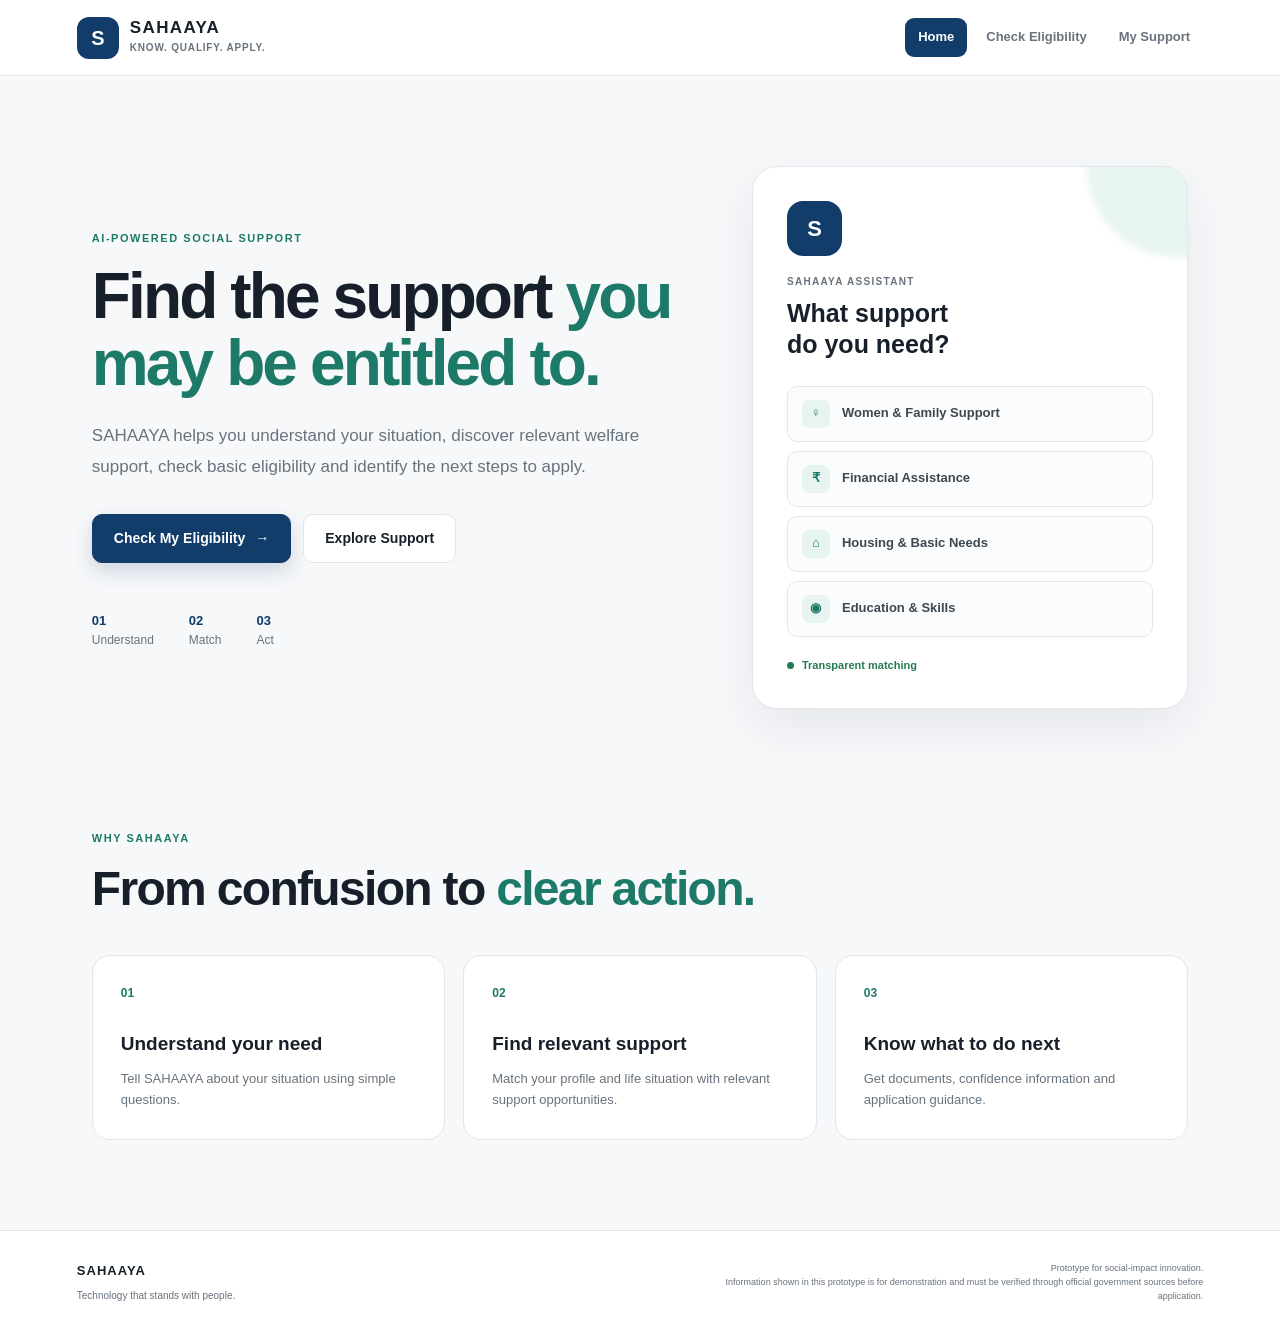
<file: index.html>
<!DOCTYPE html>
<html lang="en">
<head>
    <meta charset="UTF-8">
    <meta name="viewport" content="width=device-width, initial-scale=1.0">
    <meta http-equiv="refresh" content="0; url=app/index.html">
    <title>SAHAAYA</title>
</head>
<body>
    <p>Opening SAHAAYA...</p>

    <script>
        window.location.replace("app/index.html");
    </script>
</body>
</html>
</file>
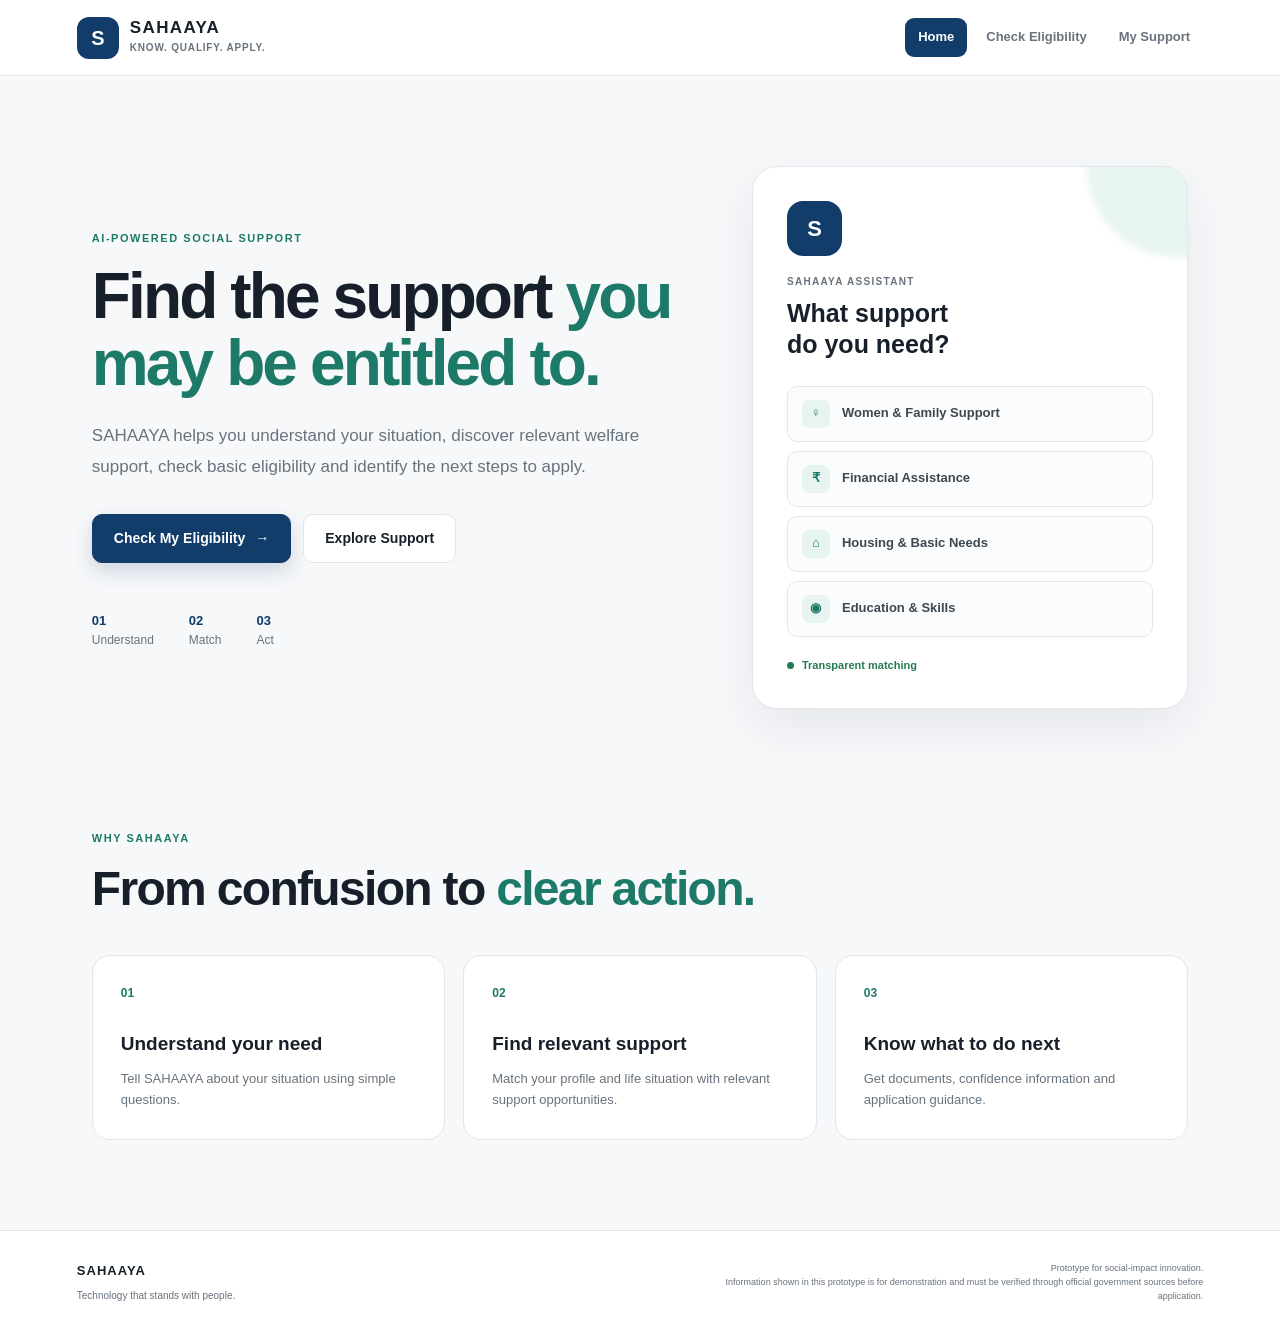
<file: app/index.html>
<!DOCTYPE html>
<html lang="en">
<head>
    <meta charset="UTF-8">
    <meta name="viewport" content="width=device-width, initial-scale=1.0">

    <title>SAHAAYA | Social Support & Welfare Navigator</title>

    <meta
        name="description"
        content="SAHAAYA is an AI-powered social support and welfare navigation platform that helps people discover relevant schemes, services and next steps."
    >

    <link rel="stylesheet" href="style.css">
</head>

<body>

    <!-- ================= HEADER ================= -->

    <header class="header">

        <div class="brand">

            <div class="brand-mark">
                S
            </div>

            <div>
                <h1>SAHAAYA</h1>
                <p>Know. Qualify. Apply.</p>
            </div>

        </div>


        <nav class="nav">

            <button
                class="nav-btn active"
                data-section="home"
            >
                Home
            </button>

            <button
                class="nav-btn"
                data-section="check"
            >
                Check Eligibility
            </button>

            <button
                class="nav-btn"
                data-section="dashboard"
            >
                My Support
            </button>

        </nav>

    </header>


    <!-- ================= MAIN ================= -->

    <main>


        <!-- ================= HOME ================= -->

        <section
            id="home"
            class="section active-section"
        >

            <div class="hero">

                <div class="hero-content">

                    <span class="eyebrow">
                        AI-POWERED SOCIAL SUPPORT
                    </span>

                    <h2>
                        Find the support
                        <span>you may be entitled to.</span>
                    </h2>

                    <p class="hero-description">
                        SAHAAYA helps you understand your situation,
                        discover relevant welfare support, check basic
                        eligibility and identify the next steps to apply.
                    </p>


                    <div class="hero-actions">

                        <button
                            class="primary-btn"
                            id="startBtn"
                        >
                            Check My Eligibility
                            <span>→</span>
                        </button>

                        <button
                            class="secondary-btn"
                            id="exploreBtn"
                        >
                            Explore Support
                        </button>

                    </div>


                    <div class="trust-row">

                        <div>
                            <strong>01</strong>
                            <span>Understand</span>
                        </div>

                        <div>
                            <strong>02</strong>
                            <span>Match</span>
                        </div>

                        <div>
                            <strong>03</strong>
                            <span>Act</span>
                        </div>

                    </div>

                </div>


                <!-- HERO VISUAL -->

                <div class="hero-card">

                    <div class="card-glow"></div>

                    <div class="assistant-icon">
                        S
                    </div>

                    <p class="small-label">
                        SAHAAYA ASSISTANT
                    </p>

                    <h3>
                        What support
                        <br>
                        do you need?
                    </h3>


                    <div class="mini-option">
                        <span>♀</span>
                        Women & Family Support
                    </div>

                    <div class="mini-option">
                        <span>₹</span>
                        Financial Assistance
                    </div>

                    <div class="mini-option">
                        <span>⌂</span>
                        Housing & Basic Needs
                    </div>

                    <div class="mini-option">
                        <span>◉</span>
                        Education & Skills
                    </div>


                    <div class="confidence-mini">
                        <span></span>
                        Transparent matching
                    </div>

                </div>

            </div>


            <!-- WHY SAHAAYA -->

            <div class="home-section">

                <div class="section-heading">

                    <span class="eyebrow">
                        WHY SAHAAYA
                    </span>

                    <h2>
                        From confusion to
                        <span>clear action.</span>
                    </h2>

                </div>


                <div class="feature-grid">

                    <article class="feature-card">

                        <div class="feature-number">
                            01
                        </div>

                        <h3>
                            Understand your need
                        </h3>

                        <p>
                            Tell SAHAAYA about your situation
                            using simple questions.
                        </p>

                    </article>


                    <article class="feature-card">

                        <div class="feature-number">
                            02
                        </div>

                        <h3>
                            Find relevant support
                        </h3>

                        <p>
                            Match your profile and life situation
                            with relevant support opportunities.
                        </p>

                    </article>


                    <article class="feature-card">

                        <div class="feature-number">
                            03
                        </div>

                        <h3>
                            Know what to do next
                        </h3>

                        <p>
                            Get documents, confidence information
                            and application guidance.
                        </p>

                    </article>

                </div>

            </div>

        </section>



        <!-- ================= ELIGIBILITY ================= -->

        <section
            id="check"
            class="section"
        >

            <div class="check-container">

                <div class="section-heading center">

                    <span class="eyebrow">
                        SUPPORT MATCHING
                    </span>

                    <h2>
                        Let's understand
                        <span>your situation.</span>
                    </h2>

                    <p>
                        Answer a few questions. SAHAAYA will
                        identify potentially relevant support.
                    </p>

                </div>


                <!-- PROGRESS -->

                <div class="progress-container">

                    <div class="progress-info">

                        <span id="questionProgress">
                            Question 1 of 6
                        </span>

                        <span id="progressPercent">
                            16%
                        </span>

                    </div>


                    <div class="progress-bar">

                        <div
                            id="progressFill"
                            class="progress-fill"
                        ></div>

                    </div>

                </div>


                <!-- QUESTION CARD -->

                <div
                    id="questionCard"
                    class="question-card"
                >

                    <span
                        id="questionCategory"
                        class="question-category"
                    >
                        PROFILE
                    </span>


                    <h3 id="questionTitle">
                        What best describes you?
                    </h3>


                    <p id="questionDescription">
                        Select the option that best represents
                        your current situation.
                    </p>


                    <div
                        id="answerOptions"
                        class="answer-options"
                    >

                        <button
                            class="answer-option"
                            data-value="woman"
                        >

                            <span class="option-icon">
                                ♀
                            </span>

                            <span>

                                <strong>
                                    Woman
                                </strong>

                                <small>
                                    I am seeking support for myself
                                </small>

                            </span>

                            <span class="option-arrow">
                                →
                            </span>

                        </button>


                        <button
                            class="answer-option"
                            data-value="man"
                        >

                            <span class="option-icon">
                                ♂
                            </span>

                            <span>

                                <strong>
                                    Man
                                </strong>

                                <small>
                                    I am seeking support for myself
                                </small>

                            </span>

                            <span class="option-arrow">
                                →
                            </span>

                        </button>


                        <button
                            class="answer-option"
                            data-value="family"
                        >

                            <span class="option-icon">
                                ♡
                            </span>

                            <span>

                                <strong>
                                    Family / Caregiver
                                </strong>

                                <small>
                                    I am seeking support for my family
                                </small>

                            </span>

                            <span class="option-arrow">
                                →
                            </span>

                        </button>


                        <button
                            class="answer-option"
                            data-value="other"
                        >

                            <span class="option-icon">
                                •
                            </span>

                            <span>

                                <strong>
                                    Other
                                </strong>

                                <small>
                                    I need help understanding my options
                                </small>

                            </span>

                            <span class="option-arrow">
                                →
                            </span>

                        </button>

                    </div>

                </div>


                <button
                    id="backBtn"
                    class="back-btn hidden"
                >
                    ← Previous question
                </button>

            </div>

        </section>



        <!-- ================= RESULTS ================= -->

        <section
            id="results"
            class="section"
        >

            <div class="results-container">

                <div class="results-header">

                    <div>

                        <span class="eyebrow">
                            SAHAAYA MATCH RESULTS
                        </span>

                        <h2>
                            Support identified
                            <span>for you.</span>
                        </h2>

                        <p>
                            Based on the information you provided,
                            these are potential matches for further verification.
                        </p>

                    </div>


                    <div class="match-score">

                        <strong id="overallScore">
                            0%
                        </strong>

                        <span>
                            Match confidence
                        </span>

                    </div>

                </div>


                <!-- BENEFIT SUMMARY -->

                <div class="summary-grid">

                    <div class="summary-card">

                        <span>
                            Potential matches
                        </span>

                        <strong id="matchCount">
                            0
                        </strong>

                    </div>


                    <div class="summary-card">

                        <span>
                            Estimated annual support
                        </span>

                        <strong id="benefitTotal">
                            ₹0
                        </strong>

                    </div>


                    <div class="summary-card">

                        <span>
                            Documents to prepare
                        </span>

                        <strong id="documentCount">
                            0
                        </strong>

                    </div>

                </div>


                <!-- RESULTS -->

                <div class="results-layout">

                    <div>

                        <div class="results-title-row">

                            <h3>
                                Recommended support
                            </h3>

                            <span class="demo-label">
                                PROTOTYPE DATA
                            </span>

                        </div>


                        <div
                            id="schemeResults"
                            class="scheme-results"
                        >
                        </div>

                    </div>


                    <!-- DOCUMENT PANEL -->

                    <aside class="documents-panel">

                        <span class="eyebrow">
                            PREPARE
                        </span>

                        <h3>
                            Common documents
                        </h3>

                        <p>
                            Documents may vary by scheme.
                            Always verify requirements on the
                            official application portal.
                        </p>

                        <ul id="documentList">
                        </ul>

                    </aside>

                </div>


                <div class="results-footer">

                    <button
                        class="secondary-btn"
                        id="restartBtn"
                    >
                        Start Again
                    </button>


                    <button
                        class="primary-btn"
                        id="dashboardBtn"
                    >
                        Save to My Support →
                    </button>

                </div>

            </div>

        </section>



        <!-- ================= DASHBOARD ================= -->

        <section
            id="dashboard"
            class="section"
        >

            <div class="dashboard-container">

                <div class="section-heading">

                    <span class="eyebrow">
                        MY SUPPORT
                    </span>

                    <h2>
                        Your support
                        <span>journey.</span>
                    </h2>

                    <p>
                        Saved recommendations and next steps
                        stay available on this device.
                    </p>

                </div>


                <div
                    id="savedSupport"
                    class="saved-support"
                >

                    <div class="empty-dashboard">

                        <div class="empty-icon">
                            S
                        </div>

                        <h3>
                            Nothing saved yet
                        </h3>

                        <p>
                            Complete the eligibility check
                            to save potential support options here.
                        </p>

                        <button
                            class="primary-btn"
                            id="dashboardStartBtn"
                        >
                            Check Eligibility →
                        </button>

                    </div>

                </div>

            </div>

        </section>

    </main>



    <!-- ================= FOOTER ================= -->

    <footer class="footer">

        <div class="footer-brand">

            <strong>
                SAHAAYA
            </strong>

            <span>
                Technology that stands with people.
            </span>

        </div>


        <div class="footer-note">

            Prototype for social-impact innovation.

            <br>

            Information shown in this prototype is for
            demonstration and must be verified through
            official government sources before application.

        </div>

    </footer>



    <!-- JAVASCRIPT -->

    <script src="app.js"></script>

</body>
</html>
</file>
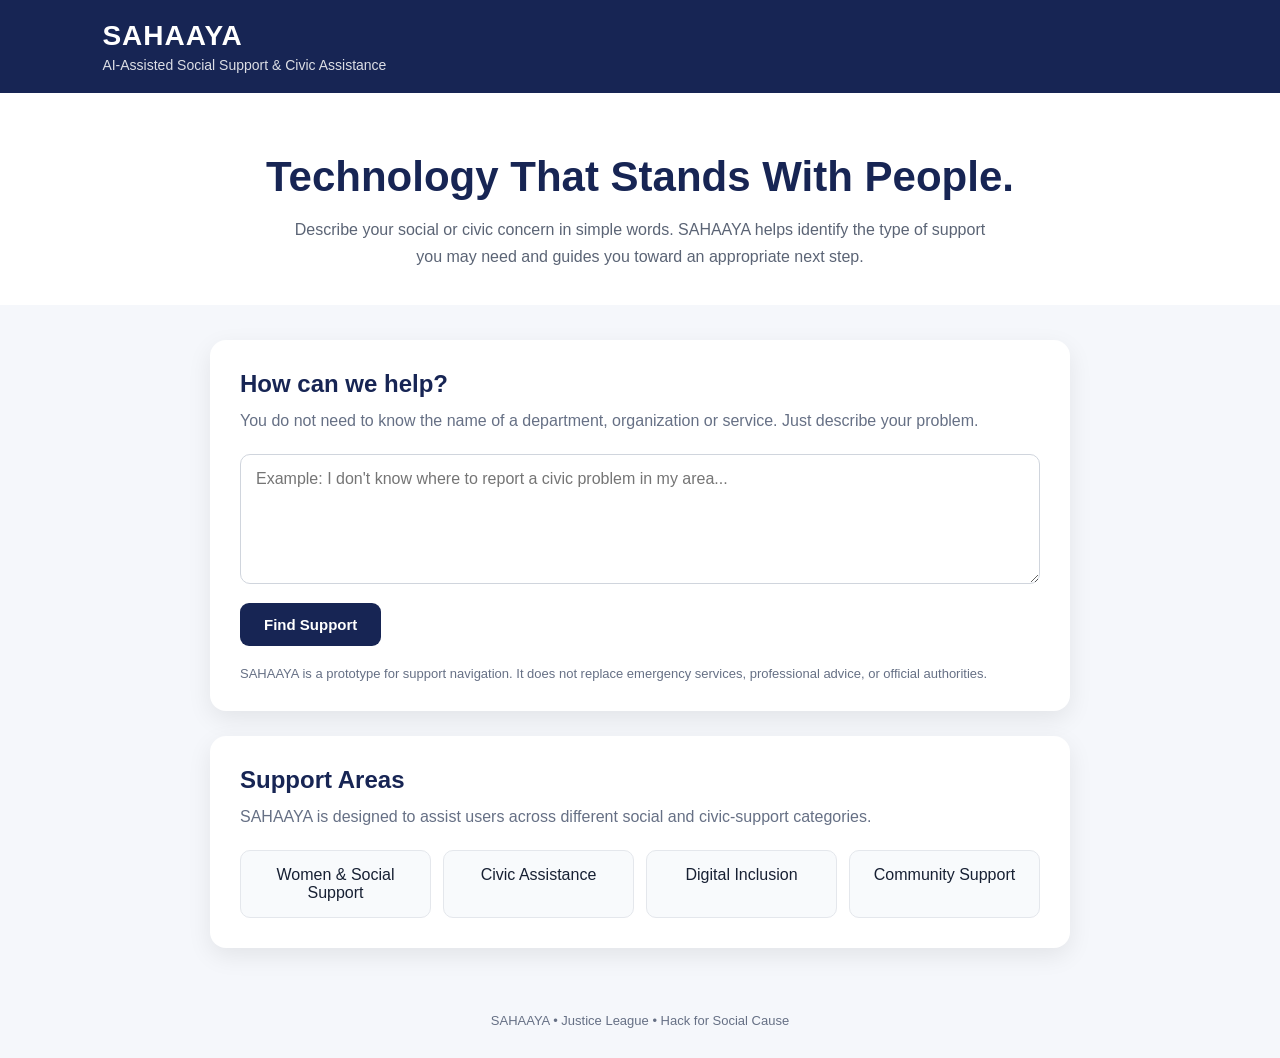
<file: tests/docs/frontend/index.html>
<!DOCTYPE html>
<html lang="en">
<head>
  <meta charset="UTF-8">
  <meta name="viewport" content="width=device-width, initial-scale=1.0">

  <title>SAHAAYA | Social Support & Civic Assistance</title>

  <style>
    * {
      box-sizing: border-box;
      margin: 0;
      padding: 0;
      font-family: Arial, sans-serif;
    }

    body {
      background: #f5f7fb;
      color: #172033;
      min-height: 100vh;
    }

    header {
      background: #172554;
      color: white;
      padding: 20px 8%;
    }

    .logo {
      font-size: 28px;
      font-weight: bold;
      letter-spacing: 1px;
    }

    .tagline {
      margin-top: 5px;
      font-size: 14px;
      opacity: 0.85;
    }

    .hero {
      padding: 60px 8% 35px;
      text-align: center;
      background: white;
    }

    .hero h1 {
      font-size: 42px;
      margin-bottom: 15px;
      color: #172554;
    }

    .hero p {
      max-width: 720px;
      margin: auto;
      line-height: 1.7;
      color: #5b6475;
    }

    .container {
      max-width: 900px;
      margin: 35px auto;
      padding: 0 20px;
    }

    .card {
      background: white;
      border-radius: 16px;
      padding: 30px;
      box-shadow: 0 8px 25px rgba(0,0,0,0.08);
      margin-bottom: 25px;
    }

    .card h2 {
      color: #172554;
      margin-bottom: 10px;
    }

    .card p {
      color: #667085;
      line-height: 1.6;
      margin-bottom: 20px;
    }

    textarea {
      width: 100%;
      min-height: 130px;
      border: 1px solid #d0d5dd;
      border-radius: 10px;
      padding: 15px;
      font-size: 16px;
      resize: vertical;
      outline: none;
    }

    textarea:focus {
      border-color: #172554;
    }

    button {
      margin-top: 15px;
      background: #172554;
      color: white;
      border: none;
      padding: 13px 24px;
      border-radius: 9px;
      cursor: pointer;
      font-size: 15px;
      font-weight: bold;
    }

    button:hover {
      background: #263a78;
    }

    #result {
      display: none;
      margin-top: 25px;
      padding: 22px;
      border-radius: 12px;
      background: #eef4ff;
      border-left: 5px solid #172554;
    }

    #result h3 {
      margin-bottom: 10px;
      color: #172554;
    }

    #result p {
      margin-bottom: 8px;
    }

    .categories {
      display: grid;
      grid-template-columns: repeat(auto-fit, minmax(180px, 1fr));
      gap: 12px;
      margin-top: 15px;
    }

    .category {
      background: #f8fafc;
      padding: 15px;
      border-radius: 10px;
      border: 1px solid #e4e7ec;
      text-align: center;
    }

    .notice {
      font-size: 13px;
      color: #667085;
      margin-top: 20px;
    }

    footer {
      text-align: center;
      padding: 30px;
      color: #667085;
      font-size: 13px;
    }

    @media (max-width: 600px) {
      .hero h1 {
        font-size: 32px;
      }

      .card {
        padding: 20px;
      }
    }
  </style>
</head>

<body>

  <header>
    <div class="logo">SAHAAYA</div>
    <div class="tagline">
      AI-Assisted Social Support & Civic Assistance
    </div>
  </header>

  <section class="hero">
    <h1>Technology That Stands With People.</h1>
    <p>
      Describe your social or civic concern in simple words.
      SAHAAYA helps identify the type of support you may need
      and guides you toward an appropriate next step.
    </p>
  </section>

  <main class="container">

    <section class="card">
      <h2>How can we help?</h2>

      <p>
        You do not need to know the name of a department,
        organization or service. Just describe your problem.
      </p>

      <textarea
        id="userInput"
        placeholder="Example: I don't know where to report a civic problem in my area..."
      ></textarea>

      <button onclick="analyzeConcern()">
        Find Support
      </button>

      <div id="result">
        <h3 id="resultTitle"></h3>
        <p id="resultCategory"></p>
        <p id="resultGuidance"></p>
        <p id="resultNextStep"></p>
      </div>

      <div class="notice">
        SAHAAYA is a prototype for support navigation.
        It does not replace emergency services, professional advice,
        or official authorities.
      </div>
    </section>

    <section class="card">

      <h2>Support Areas</h2>

      <p>
        SAHAAYA is designed to assist users across different
        social and civic-support categories.
      </p>

      <div class="categories">

        <div class="category">
          Women & Social Support
        </div>

        <div class="category">
          Civic Assistance
        </div>

        <div class="category">
          Digital Inclusion
        </div>

        <div class="category">
          Community Support
        </div>

      </div>

    </section>

  </main>

  <footer>
    SAHAAYA • Justice League • Hack for Social Cause
  </footer>

  <script>

    function analyzeConcern() {

      const input =
        document.getElementById("userInput").value
        .trim()
        .toLowerCase();

      const result =
        document.getElementById("result");

      const title =
        document.getElementById("resultTitle");

      const category =
        document.getElementById("resultCategory");

      const guidance =
        document.getElementById("resultGuidance");

      const nextStep =
        document.getElementById("resultNextStep");

      if (!input) {

        result.style.display = "block";

        title.textContent = "Please describe your concern.";

        category.textContent =
          "Category: Information required";

        guidance.textContent =
          "Tell us a little more about the problem you are facing.";

        nextStep.textContent =
          "Next step: Provide more details so SAHAAYA can identify the appropriate support category.";

        return;
      }

      let detectedCategory = "";
      let detectedGuidance = "";
      let detectedNextStep = "";

      if (
        input.includes("harass") ||
        input.includes("violence") ||
        input.includes("woman") ||
        input.includes("women") ||
        input.includes("abuse") ||
        input.includes("gender")
      ) {

        detectedCategory =
          "Women / Social Support";

        detectedGuidance =
          "Your concern appears to relate to social or women-focused support.";

        detectedNextStep =
          "Next step: Identify an appropriate verified support service or official authority.";

      } else if (
        input.includes("road") ||
        input.includes("garbage") ||
        input.includes("waste") ||
        input.includes("street") ||
        input.includes("civic") ||
        input.includes("water") ||
        input.includes("drainage")
      ) {

        detectedCategory =
          "Civic Assistance";

        detectedGuidance =
          "Your concern appears to relate to a civic or community service.";

        detectedNextStep =
          "Next step: Identify the appropriate civic reporting or service pathway.";

      } else if (
        input.includes("internet") ||
        input.includes("digital") ||
        input.includes("online") ||
        input.includes("technology")
      ) {

        detectedCategory =
          "Digital Inclusion";

        detectedGuidance =
          "Your concern appears to involve access to or use of digital services.";

        detectedNextStep =
          "Next step: Identify an appropriate digital-support resource.";

      } else {

        detectedCategory =
          "General Support";

        detectedGuidance =
          "SAHAAYA needs more information to accurately understand your concern.";

        detectedNextStep =
          "Next step: Provide additional details instead of making an unsupported assumption.";

      }

      result.style.display = "block";

      title.textContent =
        "SAHAAYA Support Assessment";

      category.textContent =
        "Category: " + detectedCategory;

      guidance.textContent =
        "Guidance: " + detectedGuidance;

      nextStep.textContent =
        detectedNextStep;
    }

  </script>

</body>
</html>
</file>
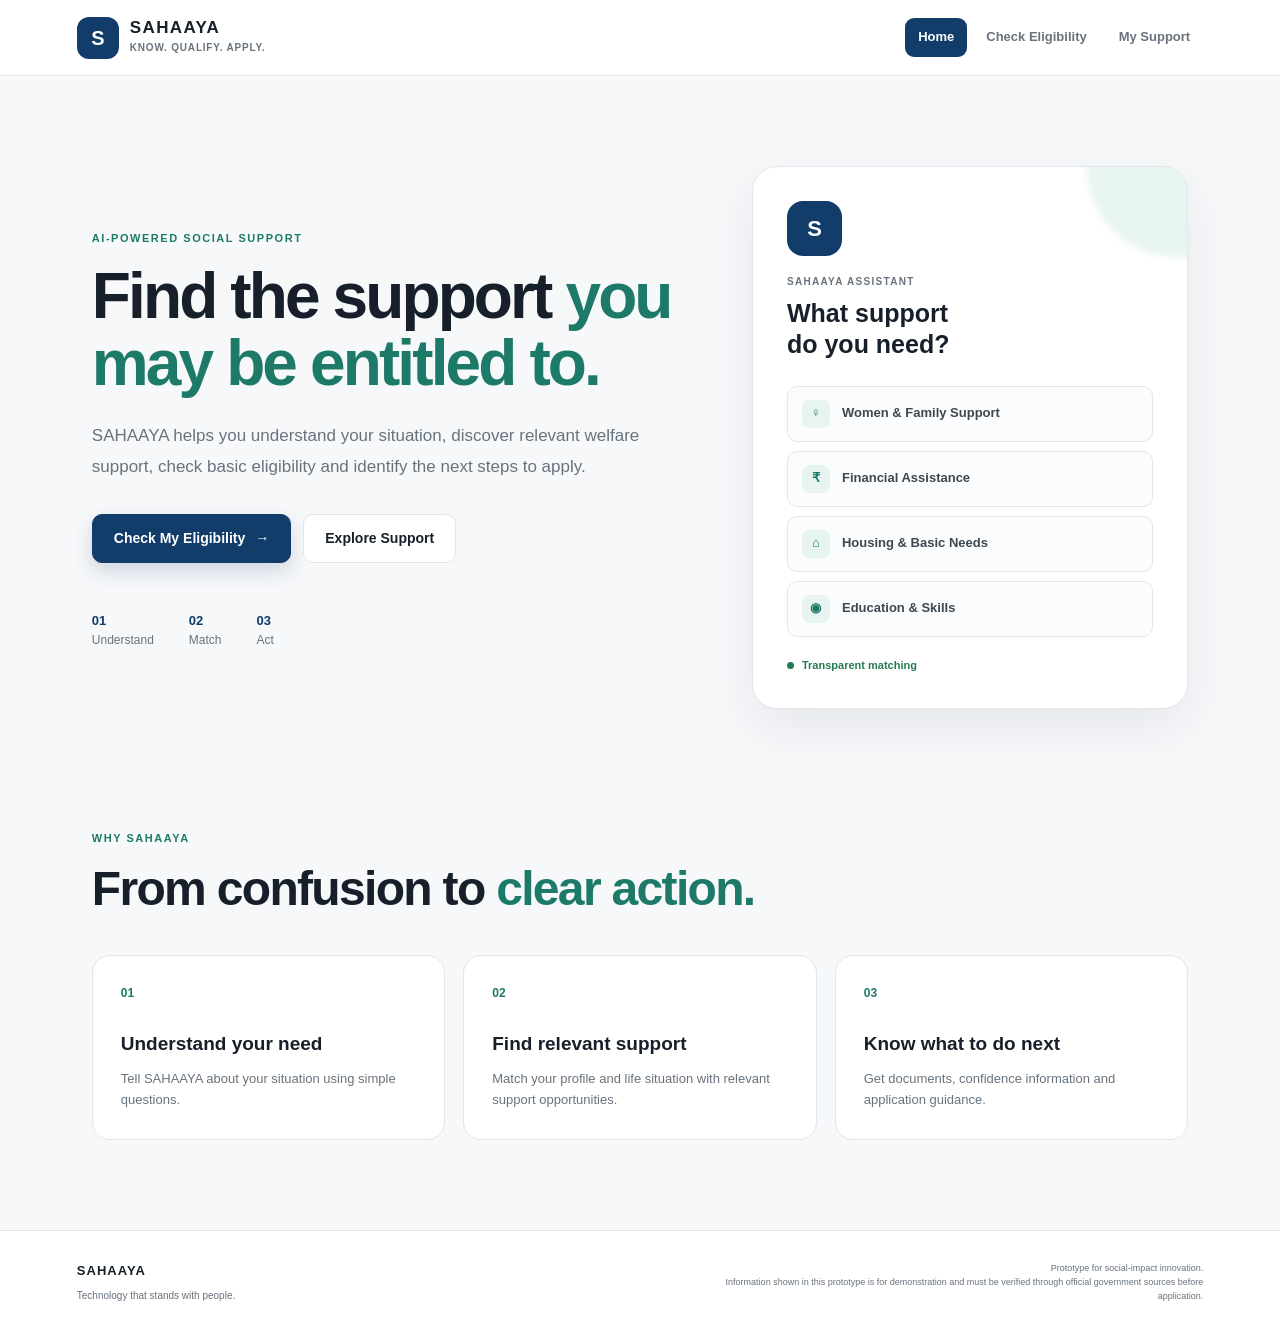
<file: tests/docs/frontend/app/index.html>
<!DOCTYPE html>
<html lang="en">
<head>
    <meta charset="UTF-8">
    <meta name="viewport" content="width=device-width, initial-scale=1.0">

    <title>SAHAAYA | Social Support & Welfare Navigator</title>

    <meta
        name="description"
        content="SAHAAYA is an AI-powered social support and welfare navigation platform that helps people discover relevant schemes, services and next steps."
    >

    <link rel="stylesheet" href="style.css">
</head>

<body>

    <!-- ================= HEADER ================= -->

    <header class="header">

        <div class="brand">
            <div class="brand-mark">S</div>

            <div>
                <h1>SAHAAYA</h1>
                <p>Know. Qualify. Apply.</p>
            </div>
        </div>

        <nav class="nav">
            <button class="nav-btn active" data-section="home">
                Home
            </button>

            <button class="nav-btn" data-section="check">
                Check Eligibility
            </button>

            <button class="nav-btn" data-section="dashboard">
                My Support
            </button>
        </nav>

    </header>


    <!-- ================= MAIN ================= -->

    <main>


        <!-- ================= HOME ================= -->

        <section id="home" class="section active-section">

            <div class="hero">

                <div class="hero-content">

                    <span class="eyebrow">
                        AI-POWERED SOCIAL SUPPORT
                    </span>

                    <h2>
                        Find the support
                        <span>you may be entitled to.</span>
                    </h2>

                    <p class="hero-description">
                        SAHAAYA helps you understand your situation,
                        discover relevant welfare support, check basic
                        eligibility and identify the next steps to apply.
                    </p>

                    <div class="hero-actions">

                        <button
                            class="primary-btn"
                            id="startBtn"
                        >
                            Check My Eligibility
                            <span>→</span>
                        </button>

                        <button
                            class="secondary-btn"
                            id="exploreBtn"
                        >
                            Explore Support
                        </button>

                    </div>

                    <div class="trust-row">

                        <div>
                            <strong>01</strong>
                            <span>Understand</span>
                        </div>

                        <div>
                            <strong>02</strong>
                            <span>Match</span>
                        </div>

                        <div>
                            <strong>03</strong>
                            <span>Act</span>
                        </div>

                    </div>

                </div>


                <!-- HERO VISUAL -->

                <div class="hero-card">

                    <div class="card-glow"></div>

                    <div class="assistant-icon">
                        S
                    </div>

                    <p class="small-label">
                        SAHAAYA ASSISTANT
                    </p>

                    <h3>
                        What support
                        <br>
                        do you need?
                    </h3>

                    <div class="mini-option">
                        <span>♀</span>
                        Women & Family Support
                    </div>

                    <div class="mini-option">
                        <span>₹</span>
                        Financial Assistance
                    </div>

                    <div class="mini-option">
                        <span>⌂</span>
                        Housing & Basic Needs
                    </div>

                    <div class="mini-option">
                        <span>◉</span>
                        Education & Skills
                    </div>

                    <div class="confidence-mini">
                        <span></span>
                        Transparent matching
                    </div>

                </div>

            </div>


            <!-- WHY SAHAAYA -->

            <div class="home-section">

                <div class="section-heading">

                    <span class="eyebrow">
                        WHY SAHAAYA
                    </span>

                    <h2>
                        From confusion to
                        <span>clear action.</span>
                    </h2>

                </div>


                <div class="feature-grid">

                    <article class="feature-card">

                        <div class="feature-number">
                            01
                        </div>

                        <h3>
                            Understand your need
                        </h3>

                        <p>
                            Tell SAHAAYA about your situation
                            using simple questions.
                        </p>

                    </article>


                    <article class="feature-card">

                        <div class="feature-number">
                            02
                        </div>

                        <h3>
                            Find relevant support
                        </h3>

                        <p>
                            Match your profile and life situation
                            with relevant support opportunities.
                        </p>

                    </article>


                    <article class="feature-card">

                        <div class="feature-number">
                            03
                        </div>

                        <h3>
                            Know what to do next
                        </h3>

                        <p>
                            Get documents, confidence information
                            and application guidance.
                        </p>

                    </article>

                </div>

            </div>

        </section>



        <!-- ================= ELIGIBILITY ================= -->

        <section
            id="check"
            class="section"
        >

            <div class="check-container">

                <div class="section-heading center">

                    <span class="eyebrow">
                        SUPPORT MATCHING
                    </span>

                    <h2>
                        Let's understand
                        <span>your situation.</span>
                    </h2>

                    <p>
                        Answer a few questions. SAHAAYA will
                        identify potentially relevant support.
                    </p>

                </div>


                <!-- PROGRESS -->

                <div class="progress-container">

                    <div class="progress-info">
                        <span id="questionProgress">
                            Question 1 of 6
                        </span>

                        <span id="progressPercent">
                            16%
                        </span>
                    </div>

                    <div class="progress-bar">
                        <div
                            id="progressFill"
                            class="progress-fill"
                        ></div>
                    </div>

                </div>


                <!-- QUESTION CARD -->

                <div
                    id="questionCard"
                    class="question-card"
                >

                    <span
                        id="questionCategory"
                        class="question-category"
                    >
                        PROFILE
                    </span>

                    <h3 id="questionTitle">
                        What best describes you?
                    </h3>

                    <p id="questionDescription">
                        Select the option that best represents
                        your current situation.
                    </p>

                    <div
                        id="answerOptions"
                        class="answer-options"
                    >

                        <button
                            class="answer-option"
                            data-value="woman"
                        >
                            <span class="option-icon">
                                ♀
                            </span>

                            <span>
                                <strong>Woman</strong>
                                <small>
                                    I am seeking support for myself
                                </small>
                            </span>

                            <span class="option-arrow">
                                →
                            </span>
                        </button>


                        <button
                            class="answer-option"
                            data-value="man"
                        >
                            <span class="option-icon">
                                ♂
                            </span>

                            <span>
                                <strong>Man</strong>
                                <small>
                                    I am seeking support for myself
                                </small>
                            </span>

                            <span class="option-arrow">
                                →
                            </span>
                        </button>


                        <button
                            class="answer-option"
                            data-value="family"
                        >
                            <span class="option-icon">
                                ♡
                            </span>

                            <span>
                                <strong>Family / Caregiver</strong>
                                <small>
                                    I am seeking support for my family
                                </small>
                            </span>

                            <span class="option-arrow">
                                →
                            </span>
                        </button>


                        <button
                            class="answer-option"
                            data-value="other"
                        >
                            <span class="option-icon">
                                •
                            </span>

                            <span>
                                <strong>Other</strong>
                                <small>
                                    I need help understanding my options
                                </small>
                            </span>

                            <span class="option-arrow">
                                →
                            </span>
                        </button>

                    </div>

                </div>


                <!-- BACK -->

                <button
                    id="backBtn"
                    class="back-btn hidden"
                >
                    ← Previous question
                </button>

            </div>

        </section>



        <!-- ================= RESULTS ================= -->

        <section
            id="results"
            class="section"
        >

            <div class="results-container">

                <div class="results-header">

                    <div>

                        <span class="eyebrow">
                            SAHAAYA MATCH RESULTS
                        </span>

                        <h2>
                            Support identified
                            <span>for you.</span>
                        </h2>

                        <p>
                            Based on the information you provided,
                            these are potential matches for further verification.
                        </p>

                    </div>

                    <div class="match-score">

                        <strong id="overallScore">
                            0%
                        </strong>

                        <span>
                            Match confidence
                        </span>

                    </div>

                </div>


                <!-- BENEFIT SUMMARY -->

                <div class="summary-grid">

                    <div class="summary-card">

                        <span>
                            Potential matches
                        </span>

                        <strong id="matchCount">
                            0
                        </strong>

                    </div>


                    <div class="summary-card">

                        <span>
                            Estimated annual support
                        </span>

                        <strong id="benefitTotal">
                            ₹0
                        </strong>

                    </div>


                    <div class="summary-card">

                        <span>
                            Documents to prepare
                        </span>

                        <strong id="documentCount">
                            0
                        </strong>

                    </div>

                </div>


                <!-- SCHEME LIST -->

                <div class="results-layout">

                    <div>

                        <div class="results-title-row">

                            <h3>
                                Recommended support
                            </h3>

                            <span class="demo-label">
                                PROTOTYPE DATA
                            </span>

                        </div>

                        <div
                            id="schemeResults"
                            class="scheme-results"
                        >
                        </div>

                    </div>


                    <!-- DOCUMENT PANEL -->

                    <aside class="documents-panel">

                        <span class="eyebrow">
                            PREPARE
                        </span>

                        <h3>
                            Common documents
                        </h3>

                        <p>
                            Documents may vary by scheme.
                            Always verify requirements on the
                            official application portal.
                        </p>

                        <ul id="documentList">
                        </ul>

                    </aside>

                </div>


                <div class="results-footer">

                    <button
                        class="secondary-btn"
                        id="restartBtn"
                    >
                        Start Again
                    </button>

                    <button
                        class="primary-btn"
                        id="dashboardBtn"
                    >
                        Save to My Support →
                    </button>

                </div>

            </div>

        </section>



        <!-- ================= DASHBOARD ================= -->

        <section
            id="dashboard"
            class="section"
        >

            <div class="dashboard-container">

                <div class="section-heading">

                    <span class="eyebrow">
                        MY SUPPORT
                    </span>

                    <h2>
                        Your support
                        <span>journey.</span>
                    </h2>

                    <p>
                        Saved recommendations and next steps
                        stay available on this device.
                    </p>

                </div>


                <div
                    id="savedSupport"
                    class="saved-support"
                >

                    <div class="empty-dashboard">

                        <div class="empty-icon">
                            S
                        </div>

                        <h3>
                            Nothing saved yet
                        </h3>

                        <p>
                            Complete the eligibility check
                            to save potential support options here.
                        </p>

                        <button
                            class="primary-btn"
                            id="dashboardStartBtn"
                        >
                            Check Eligibility →
                        </button>

                    </div>

                </div>

            </div>

        </section>

    </main>


    <!-- ================= FOOTER ================= -->

    <footer class="footer">

        <div class="footer-brand">

            <strong>
                SAHAAYA
            </strong>

            <span>
                Technology that stands with people.
            </span>

        </div>

        <div class="footer-note">

            Prototype for social-impact innovation.

            <br>

            Information shown in this prototype is for
            demonstration and must be verified through
            official government sources before application.

        </div>

    </footer>


    <!-- JAVASCRIPT -->

    <script src="app.js"></script>

</body>
</html>
</file>
<file: app/style.css>
:root {
    --bg: #f7f8fa;
    --surface: #ffffff;
    --surface-soft: #f1f4f7;

    --text: #17202a;
    --muted: #68737d;

    --primary: #123c69;
    --primary-dark: #0b2948;

    --accent: #1d7a68;
    --accent-soft: #e7f4f0;

    --border: #e1e6eb;

    --success: #247a50;
    --warning: #a66a00;

    --shadow: 0 18px 50px rgba(18, 40, 60, 0.08);

    --radius: 18px;
    --radius-small: 12px;
}


/* =========================================================
   RESET
   ========================================================= */

* {
    box-sizing: border-box;
    margin: 0;
    padding: 0;
}

html {
    scroll-behavior: smooth;
}

body {
    font-family:
        Inter,
        -apple-system,
        BlinkMacSystemFont,
        "Segoe UI",
        sans-serif;

    background: var(--bg);
    color: var(--text);

    line-height: 1.6;
}

button {
    font: inherit;
}

button:focus-visible {
    outline: 3px solid rgba(29, 122, 104, 0.35);
    outline-offset: 3px;
}


/* =========================================================
   HEADER
   ========================================================= */

.header {
    position: sticky;
    top: 0;
    z-index: 100;

    display: flex;
    align-items: center;
    justify-content: space-between;

    min-height: 76px;

    padding: 12px 6%;

    background: rgba(255, 255, 255, 0.94);

    border-bottom: 1px solid var(--border);

    backdrop-filter: blur(16px);
}

.brand {
    display: flex;
    align-items: center;

    gap: 11px;
}

.brand-mark {
    width: 42px;
    height: 42px;

    display: grid;
    place-items: center;

    border-radius: 12px;

    background: var(--primary);
    color: white;

    font-size: 20px;
    font-weight: 800;
}

.brand h1 {
    font-size: 17px;

    line-height: 1;

    letter-spacing: 0.08em;
}

.brand p {
    margin-top: 4px;

    color: var(--muted);

    font-size: 10px;
    font-weight: 600;

    letter-spacing: 0.08em;

    text-transform: uppercase;
}

.nav {
    display: flex;
    align-items: center;

    gap: 6px;
}

.nav-btn {
    padding: 9px 13px;

    border: none;

    border-radius: 9px;

    background: transparent;

    color: var(--muted);

    cursor: pointer;

    font-size: 13px;
    font-weight: 600;

    transition: 0.2s ease;
}

.nav-btn:hover {
    background: var(--surface-soft);

    color: var(--text);
}

.nav-btn.active {
    background: var(--primary);

    color: white;
}


/* =========================================================
   SECTIONS
   ========================================================= */

.section {
    display: none;
}

.active-section {
    display: block;
}


/* =========================================================
   HERO
   ========================================================= */

.hero {
    max-width: 1250px;

    margin: 0 auto;

    padding: 90px 6% 80px;

    display: grid;

    grid-template-columns: 1.15fr 0.85fr;

    align-items: center;

    gap: 70px;
}

.eyebrow {
    display: inline-block;

    margin-bottom: 15px;

    color: var(--accent);

    font-size: 11px;

    font-weight: 800;

    letter-spacing: 0.14em;

    text-transform: uppercase;
}

.hero h2 {
    max-width: 720px;

    font-size: clamp(42px, 5vw, 70px);

    line-height: 1.04;

    letter-spacing: -0.045em;
}

.hero h2 span,
.section-heading h2 span,
.results-header h2 span {
    color: var(--accent);
}

.hero-description {
    max-width: 620px;

    margin-top: 25px;

    color: var(--muted);

    font-size: 17px;

    line-height: 1.8;
}

.hero-actions {
    display: flex;

    flex-wrap: wrap;

    gap: 12px;

    margin-top: 32px;
}


/* =========================================================
   BUTTONS
   ========================================================= */

.primary-btn,
.secondary-btn {
    display: inline-flex;

    align-items: center;

    justify-content: center;

    gap: 10px;

    min-height: 48px;

    padding: 12px 21px;

    border-radius: 10px;

    cursor: pointer;

    font-size: 14px;

    font-weight: 700;

    transition:
        transform 0.2s ease,
        box-shadow 0.2s ease,
        background 0.2s ease;
}

.primary-btn {
    border: 1px solid var(--primary);

    background: var(--primary);

    color: white;

    box-shadow:
        0 8px 20px rgba(18, 60, 105, 0.18);
}

.primary-btn:hover {
    background: var(--primary-dark);

    transform: translateY(-2px);
}

.secondary-btn {
    border: 1px solid var(--border);

    background: white;

    color: var(--text);
}

.secondary-btn:hover {
    border-color: var(--primary);

    transform: translateY(-2px);
}


/* =========================================================
   TRUST ROW
   ========================================================= */

.trust-row {
    display: flex;

    gap: 35px;

    margin-top: 48px;
}

.trust-row div {
    display: flex;

    flex-direction: column;
}

.trust-row strong {
    color: var(--primary);

    font-size: 13px;
}

.trust-row span {
    color: var(--muted);

    font-size: 12px;
}


/* =========================================================
   HERO CARD
   ========================================================= */

.hero-card {
    position: relative;

    padding: 34px;

    overflow: hidden;

    border: 1px solid var(--border);

    border-radius: 25px;

    background: white;

    box-shadow: var(--shadow);
}

.card-glow {
    position: absolute;

    width: 180px;
    height: 180px;

    top: -90px;
    right: -80px;

    border-radius: 50%;

    background: var(--accent-soft);

    filter: blur(3px);
}

.assistant-icon {
    position: relative;

    width: 55px;
    height: 55px;

    display: grid;

    place-items: center;

    margin-bottom: 18px;

    border-radius: 16px;

    background: var(--primary);

    color: white;

    font-size: 22px;

    font-weight: 800;
}

.small-label {
    position: relative;

    margin-bottom: 8px;

    color: var(--muted);

    font-size: 10px;

    font-weight: 800;

    letter-spacing: 0.13em;
}

.hero-card h3 {
    position: relative;

    margin-bottom: 25px;

    font-size: 25px;

    line-height: 1.25;
}

.mini-option {
    position: relative;

    display: flex;

    align-items: center;

    gap: 12px;

    padding: 13px 14px;

    margin-top: 9px;

    border: 1px solid var(--border);

    border-radius: 10px;

    color: #3e4851;

    font-size: 13px;

    font-weight: 600;

    background: #fbfcfd;
}

.mini-option span {
    width: 28px;
    height: 28px;

    display: grid;

    place-items: center;

    border-radius: 8px;

    background: var(--accent-soft);

    color: var(--accent);

    font-weight: 800;
}

.confidence-mini {
    display: flex;

    align-items: center;

    gap: 8px;

    margin-top: 20px;

    color: var(--success);

    font-size: 11px;

    font-weight: 700;
}

.confidence-mini span {
    width: 7px;
    height: 7px;

    border-radius: 50%;

    background: var(--success);
}


/* =========================================================
   HOME SECTION
   ========================================================= */

.home-section {
    max-width: 1250px;

    margin: 0 auto;

    padding: 35px 6% 90px;
}

.section-heading {
    max-width: 700px;
}

.section-heading.center {
    margin-right: auto;

    margin-left: auto;

    text-align: center;
}

.section-heading h2 {
    font-size: clamp(32px, 4vw, 48px);

    line-height: 1.1;

    letter-spacing: -0.035em;
}

.section-heading p {
    margin-top: 14px;

    color: var(--muted);

    font-size: 15px;
}

.feature-grid {
    display: grid;

    grid-template-columns: repeat(3, 1fr);

    gap: 18px;

    margin-top: 40px;
}

.feature-card {
    padding: 28px;

    border: 1px solid var(--border);

    border-radius: var(--radius);

    background: white;

    transition: 0.25s ease;
}

.feature-card:hover {
    transform: translateY(-4px);

    box-shadow: var(--shadow);
}

.feature-number {
    margin-bottom: 25px;

    color: var(--accent);

    font-size: 12px;

    font-weight: 800;
}

.feature-card h3 {
    margin-bottom: 10px;

    font-size: 19px;
}

.feature-card p {
    color: var(--muted);

    font-size: 13px;
}


/* =========================================================
   ELIGIBILITY
   ========================================================= */

.check-container {
    max-width: 900px;

    margin: 0 auto;

    padding: 80px 6% 100px;
}

.progress-container {
    margin: 45px 0 25px;
}

.progress-info {
    display: flex;

    justify-content: space-between;

    margin-bottom: 8px;

    color: var(--muted);

    font-size: 11px;

    font-weight: 700;
}

.progress-bar {
    height: 5px;

    overflow: hidden;

    border-radius: 10px;

    background: #e7ebef;
}

.progress-fill {
    width: 16%;

    height: 100%;

    border-radius: 10px;

    background: var(--accent);

    transition: width 0.3s ease;
}

.question-card {
    padding: 40px;

    border: 1px solid var(--border);

    border-radius: var(--radius);

    background: white;

    box-shadow: var(--shadow);
}

.question-category {
    color: var(--accent);

    font-size: 10px;

    font-weight: 800;

    letter-spacing: 0.14em;
}

.question-card h3 {
    margin-top: 10px;

    font-size: 29px;

    line-height: 1.25;
}

.question-description {
    margin-top: 8px;

    color: var(--muted);

    font-size: 14px;
}

.answer-options {
    display: grid;

    gap: 10px;

    margin-top: 28px;
}

.answer-option {
    width: 100%;

    display: grid;

    grid-template-columns: 42px 1fr 25px;

    align-items: center;

    gap: 14px;

    padding: 15px;

    border: 1px solid var(--border);

    border-radius: 12px;

    background: white;

    color: var(--text);

    text-align: left;

    cursor: pointer;

    transition: 0.2s ease;
}

.answer-option:hover {
    border-color: var(--accent);

    background: #f9fcfb;

    transform: translateX(3px);
}

.option-icon {
    width: 42px;
    height: 42px;

    display: grid;

    place-items: center;

    border-radius: 10px;

    background: var(--surface-soft);

    color: var(--primary);

    font-size: 17px;

    font-weight: 800;
}

.answer-option strong {
    display: block;

    font-size: 14px;
}

.answer-option small {
    display: block;

    margin-top: 2px;

    color: var(--muted);

    font-size: 11px;
}

.option-arrow {
    color: var(--muted);

    font-size: 17px;
}

.back-btn {
    margin-top: 18px;

    border: none;

    background: transparent;

    color: var(--muted);

    cursor: pointer;

    font-size: 12px;

    font-weight: 700;
}

.back-btn:hover {
    color: var(--primary);
}

.hidden {
    display: none !important;
}


/* =========================================================
   RESULTS
   ========================================================= */

.results-container {
    max-width: 1200px;

    margin: 0 auto;

    padding: 75px 6% 100px;
}

.results-header {
    display: flex;

    align-items: flex-end;

    justify-content: space-between;

    gap: 30px;
}

.results-header h2 {
    font-size: clamp(34px, 4vw, 52px);

    line-height: 1.08;

    letter-spacing: -0.04em;
}

.results-header p {
    max-width: 650px;

    margin-top: 13px;

    color: var(--muted);

    font-size: 14px;
}

.match-score {
    min-width: 140px;

    padding: 22px;

    border: 1px solid var(--border);

    border-radius: 16px;

    background: white;

    text-align: center;
}

.match-score strong {
    display: block;

    color: var(--accent);

    font-size: 34px;

    line-height: 1;
}

.match-score span {
    display: block;

    margin-top: 7px;

    color: var(--muted);

    font-size: 10px;

    font-weight: 700;
}

.summary-grid {
    display: grid;

    grid-template-columns: repeat(3, 1fr);

    gap: 15px;

    margin-top: 35px;
}

.summary-card {
    padding: 22px;

    border: 1px solid var(--border);

    border-radius: 14px;

    background: white;
}

.summary-card span {
    display: block;

    color: var(--muted);

    font-size: 11px;
}

.summary-card strong {
    display: block;

    margin-top: 8px;

    color: var(--primary);

    font-size: 26px;
}

.results-layout {
    display: grid;

    grid-template-columns: 1fr 310px;

    gap: 25px;

    margin-top: 40px;
}

.results-title-row {
    display: flex;

    align-items: center;

    justify-content: space-between;

    margin-bottom: 15px;
}

.results-title-row h3 {
    font-size: 20px;
}

.demo-label {
    padding: 5px 8px;

    border-radius: 5px;

    background: #fff5df;

    color: var(--warning);

    font-size: 8px;

    font-weight: 800;

    letter-spacing: 0.08em;
}

.scheme-results {
    display: grid;

    gap: 12px;
}

.scheme-card {
    padding: 23px;

    border: 1px solid var(--border);

    border-radius: 15px;

    background: white;

    transition: 0.2s ease;
}

.scheme-card:hover {
    border-color: #c8d5df;

    box-shadow:
        0 10px 30px rgba(18, 40, 60, 0.06);
}

.scheme-top {
    display: flex;

    justify-content: space-between;

    gap: 15px;
}

.scheme-card h4 {
    font-size: 17px;
}

.confidence {
    flex-shrink: 0;

    height: fit-content;

    padding: 5px 8px;

    border-radius: 6px;

    background: var(--accent-soft);

    color: var(--success);

    font-size: 9px;

    font-weight: 800;

    text-transform: uppercase;
}

.scheme-card p {
    margin-top: 7px;

    color: var(--muted);

    font-size: 12px;
}

.scheme-meta {
    display: flex;

    flex-wrap: wrap;

    gap: 8px;

    margin-top: 15px;
}

.scheme-tag {
    padding: 5px 8px;

    border-radius: 6px;

    background: var(--surface-soft);

    color: #56616b;

    font-size: 9px;

    font-weight: 700;
}

.scheme-actions {
    display: flex;

    justify-content: space-between;

    align-items: center;

    gap: 10px;

    margin-top: 17px;
}

.benefit {
    color: var(--primary);

    font-size: 13px;

    font-weight: 800;
}

.apply-btn {
    padding: 8px 12px;

    border: 1px solid var(--primary);

    border-radius: 7px;

    background: white;

    color: var(--primary);

    cursor: pointer;

    font-size: 10px;

    font-weight: 800;
}

.apply-btn:hover {
    background: var(--primary);

    color: white;
}


/* =========================================================
   DOCUMENT PANEL
   ========================================================= */

.documents-panel {
    align-self: start;

    padding: 25px;

    border: 1px solid var(--border);

    border-radius: var(--radius);

    background: white;
}

.documents-panel h3 {
    font-size: 19px;
}

.documents-panel p {
    margin-top: 8px;

    color: var(--muted);

    font-size: 11px;
}

.documents-panel ul {
    margin-top: 20px;

    list-style: none;
}

.documents-panel li {
    padding: 9px 0;

    border-bottom: 1px solid #edf0f2;

    color: #46515b;

    font-size: 11px;
}

.documents-panel li::before {
    content: "✓";

    margin-right: 8px;

    color: var(--success);

    font-weight: 800;
}

.results-footer {
    display: flex;

    justify-content: flex-end;

    gap: 10px;

    margin-top: 30px;
}


/* =========================================================
   DASHBOARD
   ========================================================= */

.dashboard-container {
    max-width: 1100px;

    margin: 0 auto;

    padding: 75px 6% 100px;
}

.saved-support {
    margin-top: 35px;
}

.empty-dashboard {
    padding: 65px 30px;

    border: 1px dashed #cbd3da;

    border-radius: var(--radius);

    background: white;

    text-align: center;
}

.empty-icon {
    width: 60px;
    height: 60px;

    display: grid;

    place-items: center;

    margin: 0 auto 20px;

    border-radius: 17px;

    background: var(--primary);

    color: white;

    font-size: 22px;

    font-weight: 800;
}

.empty-dashboard h3 {
    font-size: 21px;
}

.empty-dashboard p {
    max-width: 450px;

    margin: 8px auto 25px;

    color: var(--muted);

    font-size: 13px;
}

.saved-card {
    padding: 25px;

    border: 1px solid var(--border);

    border-radius: var(--radius);

    background: white;

    box-shadow: var(--shadow);
}

.saved-card h3 {
    font-size: 20px;
}

.saved-card p {
    margin-top: 7px;

    color: var(--muted);

    font-size: 13px;
}

.saved-list {
    display: grid;

    gap: 10px;

    margin-top: 20px;
}


/* =========================================================
   FOOTER
   ========================================================= */

.footer {
    display: flex;

    justify-content: space-between;

    gap: 30px;

    padding: 30px 6%;

    border-top: 1px solid var(--border);

    background: white;
}

.footer-brand strong {
    display: block;

    font-size: 13px;

    letter-spacing: 0.08em;
}

.footer-brand span {
    color: var(--muted);

    font-size: 10px;
}

.footer-note {
    max-width: 500px;

    color: var(--muted);

    font-size: 9px;

    text-align: right;
}


/* =========================================================
   RESPONSIVE
   ========================================================= */

@media (max-width: 850px) {

    .header {
        padding: 11px 4%;
    }

    .nav-btn {
        padding: 8px;

        font-size: 11px;
    }

    .hero {
        grid-template-columns: 1fr;

        padding-top: 60px;

        gap: 45px;
    }

    .hero-card {
        max-width: 600px;
    }

    .feature-grid {
        grid-template-columns: 1fr;
    }

    .results-layout {
        grid-template-columns: 1fr;
    }

    .documents-panel {
        order: -1;
    }
}


@media (max-width: 620px) {

    .header {
        align-items: flex-start;

        flex-direction: column;

        gap: 10px;
    }

    .nav {
        width: 100%;

        overflow-x: auto;
    }

    .nav-btn {
        white-space: nowrap;
    }

    .hero {
        padding: 45px 5% 60px;
    }

    .hero h2 {
        font-size: 42px;
    }

    .hero-description {
        font-size: 15px;
    }

    .hero-actions {
        flex-direction: column;
    }

    .hero-actions button,
    .results-footer button {
        width: 100%;
    }

    .trust-row {
        gap: 20px;
    }

    .question-card {
        padding: 25px 18px;
    }

    .question-card h3 {
        font-size: 24px;
    }

    .answer-option {
        grid-template-columns: 38px 1fr 18px;

        gap: 10px;

        padding: 12px;
    }

    .option-icon {
        width: 38px;
        height: 38px;
    }

    .results-header {
        align-items: flex-start;

        flex-direction: column;
    }

    .summary-grid {
        grid-template-columns: 1fr;
    }

    .scheme-top {
        flex-direction: column;
    }

    .scheme-actions {
        align-items: flex-start;

        flex-direction: column;
    }

    .apply-btn {
        width: 100%;
    }

    .results-footer {
        flex-direction: column;
    }

    .footer {
        flex-direction: column;
    }

    .footer-note {
        text-align: left;
    }
}
</file>
<file: tests/docs/frontend/app/style.css>
/* =========================================================
   SAHAAYA
   Social Support & Welfare Navigator
   Main Stylesheet
   ========================================================= */

:root {
    --bg: #f7f8fa;
    --surface: #ffffff;
    --surface-soft: #f1f4f7;

    --text: #17202a;
    --muted: #68737d;

    --primary: #123c69;
    --primary-dark: #0b2948;
    --accent: #1d7a68;
    --accent-soft: #e7f4f0;

    --border: #e1e6eb;

    --success: #247a50;
    --warning: #a66a00;

    --shadow: 0 18px 50px rgba(18, 40, 60, 0.08);

    --radius: 18px;
    --radius-small: 12px;
}


/* =========================================================
   RESET
   ========================================================= */

* {
    box-sizing: border-box;
    margin: 0;
    padding: 0;
}

html {
    scroll-behavior: smooth;
}

body {
    font-family:
        Inter,
        -apple-system,
        BlinkMacSystemFont,
        "Segoe UI",
        sans-serif;

    background: var(--bg);
    color: var(--text);
    line-height: 1.6;
}

button {
    font: inherit;
}

button:focus-visible {
    outline: 3px solid rgba(29, 122, 104, 0.35);
    outline-offset: 3px;
}


/* =========================================================
   HEADER
   ========================================================= */

.header {
    position: sticky;
    top: 0;
    z-index: 100;

    display: flex;
    align-items: center;
    justify-content: space-between;

    min-height: 76px;
    padding: 12px 6%;

    background: rgba(255, 255, 255, 0.94);
    border-bottom: 1px solid var(--border);

    backdrop-filter: blur(16px);
}

.brand {
    display: flex;
    align-items: center;
    gap: 11px;
}

.brand-mark {
    width: 42px;
    height: 42px;

    display: grid;
    place-items: center;

    border-radius: 12px;

    background: var(--primary);
    color: white;

    font-size: 20px;
    font-weight: 800;
}

.brand h1 {
    font-size: 17px;
    line-height: 1;
    letter-spacing: 0.08em;
}

.brand p {
    margin-top: 4px;

    color: var(--muted);

    font-size: 10px;
    font-weight: 600;

    letter-spacing: 0.08em;
    text-transform: uppercase;
}

.nav {
    display: flex;
    align-items: center;
    gap: 6px;
}

.nav-btn {
    padding: 9px 13px;

    border: none;
    border-radius: 9px;

    background: transparent;
    color: var(--muted);

    cursor: pointer;

    font-size: 13px;
    font-weight: 600;

    transition: 0.2s ease;
}

.nav-btn:hover {
    background: var(--surface-soft);
    color: var(--text);
}

.nav-btn.active {
    background: var(--primary);
    color: white;
}


/* =========================================================
   SECTIONS
   ========================================================= */

.section {
    display: none;
}

.active-section {
    display: block;
}


/* =========================================================
   HERO
   ========================================================= */

.hero {
    max-width: 1250px;

    margin: 0 auto;

    padding: 90px 6% 80px;

    display: grid;
    grid-template-columns: 1.15fr 0.85fr;
    align-items: center;

    gap: 70px;
}

.eyebrow {
    display: inline-block;

    margin-bottom: 15px;

    color: var(--accent);

    font-size: 11px;
    font-weight: 800;

    letter-spacing: 0.14em;
    text-transform: uppercase;
}

.hero h2 {
    max-width: 720px;

    font-size: clamp(42px, 5vw, 70px);
    line-height: 1.04;

    letter-spacing: -0.045em;
}

.hero h2 span,
.section-heading h2 span,
.results-header h2 span {
    color: var(--accent);
}

.hero-description {
    max-width: 620px;

    margin-top: 25px;

    color: var(--muted);

    font-size: 17px;
    line-height: 1.8;
}

.hero-actions {
    display: flex;
    flex-wrap: wrap;

    gap: 12px;

    margin-top: 32px;
}


/* =========================================================
   BUTTONS
   ========================================================= */

.primary-btn,
.secondary-btn {
    display: inline-flex;
    align-items: center;
    justify-content: center;
    gap: 10px;

    min-height: 48px;
    padding: 12px 21px;

    border-radius: 10px;

    cursor: pointer;

    font-size: 14px;
    font-weight: 700;

    transition:
        transform 0.2s ease,
        box-shadow 0.2s ease,
        background 0.2s ease;
}

.primary-btn {
    border: 1px solid var(--primary);

    background: var(--primary);
    color: white;

    box-shadow: 0 8px 20px rgba(18, 60, 105, 0.18);
}

.primary-btn:hover {
    background: var(--primary-dark);
    transform: translateY(-2px);
}

.secondary-btn {
    border: 1px solid var(--border);

    background: white;
    color: var(--text);
}

.secondary-btn:hover {
    border-color: var(--primary);
    transform: translateY(-2px);
}


/* =========================================================
   TRUST ROW
   ========================================================= */

.trust-row {
    display: flex;

    gap: 35px;

    margin-top: 48px;
}

.trust-row div {
    display: flex;
    flex-direction: column;
}

.trust-row strong {
    color: var(--primary);

    font-size: 13px;
}

.trust-row span {
    color: var(--muted);

    font-size: 12px;
}


/* =========================================================
   HERO CARD
   ========================================================= */

.hero-card {
    position: relative;

    padding: 34px;

    overflow: hidden;

    border: 1px solid var(--border);
    border-radius: 25px;

    background: white;

    box-shadow: var(--shadow);
}

.card-glow {
    position: absolute;

    width: 180px;
    height: 180px;

    top: -90px;
    right: -80px;

    border-radius: 50%;

    background: var(--accent-soft);

    filter: blur(3px);
}

.assistant-icon {
    position: relative;

    width: 55px;
    height: 55px;

    display: grid;
    place-items: center;

    margin-bottom: 18px;

    border-radius: 16px;

    background: var(--primary);
    color: white;

    font-size: 22px;
    font-weight: 800;
}

.small-label {
    position: relative;

    margin-bottom: 8px;

    color: var(--muted);

    font-size: 10px;
    font-weight: 800;

    letter-spacing: 0.13em;
}

.hero-card h3 {
    position: relative;

    margin-bottom: 25px;

    font-size: 25px;
    line-height: 1.25;
}

.mini-option {
    position: relative;

    display: flex;
    align-items: center;
    gap: 12px;

    padding: 13px 14px;

    margin-top: 9px;

    border: 1px solid var(--border);
    border-radius: 10px;

    color: #3e4851;

    font-size: 13px;
    font-weight: 600;

    background: #fbfcfd;
}

.mini-option span {
    width: 28px;
    height: 28px;

    display: grid;
    place-items: center;

    border-radius: 8px;

    background: var(--accent-soft);
    color: var(--accent);

    font-weight: 800;
}

.confidence-mini {
    display: flex;
    align-items: center;
    gap: 8px;

    margin-top: 20px;

    color: var(--success);

    font-size: 11px;
    font-weight: 700;
}

.confidence-mini span {
    width: 7px;
    height: 7px;

    border-radius: 50%;

    background: var(--success);
}


/* =========================================================
   HOME SECTION
   ========================================================= */

.home-section {
    max-width: 1250px;

    margin: 0 auto;

    padding: 35px 6% 90px;
}

.section-heading {
    max-width: 700px;
}

.section-heading.center {
    margin-right: auto;
    margin-left: auto;

    text-align: center;
}

.section-heading h2 {
    font-size: clamp(32px, 4vw, 48px);
    line-height: 1.1;
    letter-spacing: -0.035em;
}

.section-heading p {
    margin-top: 14px;

    color: var(--muted);

    font-size: 15px;
}

.feature-grid {
    display: grid;
    grid-template-columns: repeat(3, 1fr);

    gap: 18px;

    margin-top: 40px;
}

.feature-card {
    padding: 28px;

    border: 1px solid var(--border);
    border-radius: var(--radius);

    background: white;

    transition: 0.25s ease;
}

.feature-card:hover {
    transform: translateY(-4px);

    box-shadow: var(--shadow);
}

.feature-number {
    margin-bottom: 25px;

    color: var(--accent);

    font-size: 12px;
    font-weight: 800;
}

.feature-card h3 {
    margin-bottom: 10px;

    font-size: 19px;
}

.feature-card p {
    color: var(--muted);

    font-size: 13px;
}


/* =========================================================
   ELIGIBILITY
   ========================================================= */

.check-container {
    max-width: 900px;

    margin: 0 auto;

    padding: 80px 6% 100px;
}

.progress-container {
    margin: 45px 0 25px;
}

.progress-info {
    display: flex;
    justify-content: space-between;

    margin-bottom: 8px;

    color: var(--muted);

    font-size: 11px;
    font-weight: 700;
}

.progress-bar {
    height: 5px;

    overflow: hidden;

    border-radius: 10px;

    background: #e7ebef;
}

.progress-fill {
    width: 16%;

    height: 100%;

    border-radius: 10px;

    background: var(--accent);

    transition: width 0.3s ease;
}

.question-card {
    padding: 40px;

    border: 1px solid var(--border);
    border-radius: var(--radius);

    background: white;

    box-shadow: var(--shadow);
}

.question-category {
    color: var(--accent);

    font-size: 10px;
    font-weight: 800;

    letter-spacing: 0.14em;
}

.question-card h3 {
    margin-top: 10px;

    font-size: 29px;
    line-height: 1.25;
}

.question-description {
    margin-top: 8px;

    color: var(--muted);

    font-size: 14px;
}

.answer-options {
    display: grid;

    gap: 10px;

    margin-top: 28px;
}

.answer-option {
    width: 100%;

    display: grid;
    grid-template-columns: 42px 1fr 25px;

    align-items: center;

    gap: 14px;

    padding: 15px;

    border: 1px solid var(--border);
    border-radius: 12px;

    background: white;

    color: var(--text);

    text-align: left;

    cursor: pointer;

    transition: 0.2s ease;
}

.answer-option:hover {
    border-color: var(--accent);

    background: #f9fcfb;

    transform: translateX(3px);
}

.option-icon {
    width: 42px;
    height: 42px;

    display: grid;
    place-items: center;

    border-radius: 10px;

    background: var(--surface-soft);

    color: var(--primary);

    font-size: 17px;
    font-weight: 800;
}

.answer-option strong {
    display: block;

    font-size: 14px;
}

.answer-option small {
    display: block;

    margin-top: 2px;

    color: var(--muted);

    font-size: 11px;
}

.option-arrow {
    color: var(--muted);

    font-size: 17px;
}

.back-btn {
    margin-top: 18px;

    border: none;

    background: transparent;
    color: var(--muted);

    cursor: pointer;

    font-size: 12px;
    font-weight: 700;
}

.back-btn:hover {
    color: var(--primary);
}

.hidden {
    display: none !important;
}


/* =========================================================
   RESULTS
   ========================================================= */

.results-container {
    max-width: 1200px;

    margin: 0 auto;

    padding: 75px 6% 100px;
}

.results-header {
    display: flex;
    align-items: flex-end;
    justify-content: space-between;

    gap: 30px;
}

.results-header h2 {
    font-size: clamp(34px, 4vw, 52px);
    line-height: 1.08;
    letter-spacing: -0.04em;
}

.results-header p {
    max-width: 650px;

    margin-top: 13px;

    color: var(--muted);

    font-size: 14px;
}

.match-score {
    min-width: 140px;

    padding: 22px;

    border: 1px solid var(--border);
    border-radius: 16px;

    background: white;

    text-align: center;
}

.match-score strong {
    display: block;

    color: var(--accent);

    font-size: 34px;
    line-height: 1;
}

.match-score span {
    display: block;

    margin-top: 7px;

    color: var(--muted);

    font-size: 10px;
    font-weight: 700;
}

.summary-grid {
    display: grid;
    grid-template-columns: repeat(3, 1fr);

    gap: 15px;

    margin-top: 35px;
}

.summary-card {
    padding: 22px;

    border: 1px solid var(--border);
    border-radius: 14px;

    background: white;
}

.summary-card span {
    display: block;

    color: var(--muted);

    font-size: 11px;
}

.summary-card strong {
    display: block;

    margin-top: 8px;

    color: var(--primary);

    font-size: 26px;
}

.results-layout {
    display: grid;
    grid-template-columns: 1fr 310px;

    gap: 25px;

    margin-top: 40px;
}

.results-title-row {
    display: flex;
    align-items: center;
    justify-content: space-between;

    margin-bottom: 15px;
}

.results-title-row h3 {
    font-size: 20px;
}

.demo-label {
    padding: 5px 8px;

    border-radius: 5px;

    background: #fff5df;
    color: var(--warning);

    font-size: 8px;
    font-weight: 800;

    letter-spacing: 0.08em;
}

.scheme-results {
    display: grid;

    gap: 12px;
}

.scheme-card {
    padding: 23px;

    border: 1px solid var(--border);
    border-radius: 15px;

    background: white;

    transition: 0.2s ease;
}

.scheme-card:hover {
    border-color: #c8d5df;

    box-shadow: 0 10px 30px rgba(18, 40, 60, 0.06);
}

.scheme-top {
    display: flex;
    justify-content: space-between;

    gap: 15px;
}

.scheme-card h4 {
    font-size: 17px;
}

.confidence {
    flex-shrink: 0;

    height: fit-content;

    padding: 5px 8px;

    border-radius: 6px;

    background: var(--accent-soft);
    color: var(--success);

    font-size: 9px;
    font-weight: 800;

    text-transform: uppercase;
}

.scheme-card p {
    margin-top: 7px;

    color: var(--muted);

    font-size: 12px;
}

.scheme-meta {
    display: flex;
    flex-wrap: wrap;

    gap: 8px;

    margin-top: 15px;
}

.scheme-tag {
    padding: 5px 8px;

    border-radius: 6px;

    background: var(--surface-soft);

    color: #56616b;

    font-size: 9px;
    font-weight: 700;
}

.scheme-actions {
    display: flex;
    justify-content: space-between;
    align-items: center;

    gap: 10px;

    margin-top: 17px;
}

.benefit {
    color: var(--primary);

    font-size: 13px;
    font-weight: 800;
}

.apply-btn {
    padding: 8px 12px;

    border: 1px solid var(--primary);
    border-radius: 7px;

    background: white;
    color: var(--primary);

    cursor: pointer;

    font-size: 10px;
    font-weight: 800;
}

.apply-btn:hover {
    background: var(--primary);
    color: white;
}


/* =========================================================
   DOCUMENT PANEL
   ========================================================= */

.documents-panel {
    align-self: start;

    padding: 25px;

    border: 1px solid var(--border);
    border-radius: var(--radius);

    background: white;
}

.documents-panel h3 {
    font-size: 19px;
}

.documents-panel p {
    margin-top: 8px;

    color: var(--muted);

    font-size: 11px;
}

.documents-panel ul {
    margin-top: 20px;

    list-style: none;
}

.documents-panel li {
    padding: 9px 0;

    border-bottom: 1px solid #edf0f2;

    color: #46515b;

    font-size: 11px;
}

.documents-panel li::before {
    content: "✓";

    margin-right: 8px;

    color: var(--success);

    font-weight: 800;
}

.results-footer {
    display: flex;
    justify-content: flex-end;

    gap: 10px;

    margin-top: 30px;
}


/* =========================================================
   DASHBOARD
   ========================================================= */

.dashboard-container {
    max-width: 1100px;

    margin: 0 auto;

    padding: 75px 6% 100px;
}

.saved-support {
    margin-top: 35px;
}

.empty-dashboard {
    padding: 65px 30px;

    border: 1px dashed #cbd3da;
    border-radius: var(--radius);

    background: white;

    text-align: center;
}

.empty-icon {
    width: 60px;
    height: 60px;

    display: grid;
    place-items: center;

    margin: 0 auto 20px;

    border-radius: 17px;

    background: var(--primary);
    color: white;

    font-size: 22px;
    font-weight: 800;
}

.empty-dashboard h3 {
    font-size: 21px;
}

.empty-dashboard p {
    max-width: 450px;

    margin: 8px auto 25px;

    color: var(--muted);

    font-size: 13px;
}

.saved-card {
    padding: 25px;

    border: 1px solid var(--border);
    border-radius: var(--radius);

    background: white;

    box-shadow: var(--shadow);
}

.saved-card h3 {
    font-size: 20px;
}

.saved-card p {
    margin-top: 7px;

    color: var(--muted);

    font-size: 13px;
}

.saved-list {
    display: grid;

    gap: 10px;

    margin-top: 20px;
}


/* =========================================================
   FOOTER
   ========================================================= */

.footer {
    display: flex;
    justify-content: space-between;

    gap: 30px;

    padding: 30px 6%;

    border-top: 1px solid var(--border);

    background: white;
}

.footer-brand strong {
    display: block;

    font-size: 13px;

    letter-spacing: 0.08em;
}

.footer-brand span {
    color: var(--muted);

    font-size: 10px;
}

.footer-note {
    max-width: 500px;

    color: var(--muted);

    font-size: 9px;

    text-align: right;
}


/* =========================================================
   RESPONSIVE
   ========================================================= */

@media (max-width: 850px) {

    .header {
        padding: 11px 4%;
    }

    .nav-btn {
        padding: 8px;
        font-size: 11px;
    }

    .hero {
        grid-template-columns: 1fr;

        padding-top: 60px;

        gap: 45px;
    }

    .hero-card {
        max-width: 600px;
    }

    .feature-grid {
        grid-template-columns: 1fr;
    }

    .results-layout {
        grid-template-columns: 1fr;
    }

    .documents-panel {
        order: -1;
    }
}


@media (max-width: 620px) {

    .header {
        align-items: flex-start;
        flex-direction: column;

        gap: 10px;
    }

    .nav {
        width: 100%;
        overflow-x: auto;
    }

    .nav-btn {
        white-space: nowrap;
    }

    .hero {
        padding: 45px 5% 60px;
    }

    .hero h2 {
        font-size: 42px;
    }

    .hero-description {
        font-size: 15px;
    }

    .hero-actions {
        flex-direction: column;
    }

    .hero-actions button,
    .results-footer button {
        width: 100%;
    }

    .trust-row {
        gap: 20px;
    }

    .question-card {
        padding: 25px 18px;
    }

    .question-card h3 {
        font-size: 24px;
    }

    .answer-option {
        grid-template-columns: 38px 1fr 18px;

        gap: 10px;

        padding: 12px;
    }

    .option-icon {
        width: 38px;
        height: 38px;
    }

    .results-header {
        align-items: flex-start;
        flex-direction: column;
    }

    .summary-grid {
        grid-template-columns: 1fr;
    }

    .scheme-top {
        flex-direction: column;
    }

    .scheme-actions {
        align-items: flex-start;
        flex-direction: column;
    }

    .apply-btn {
        width: 100%;
    }

    .results-footer {
        flex-direction: column;
    }

    .footer {
        flex-direction: column;
    }

    .footer-note {
        text-align: left;
    }
}
</file>
